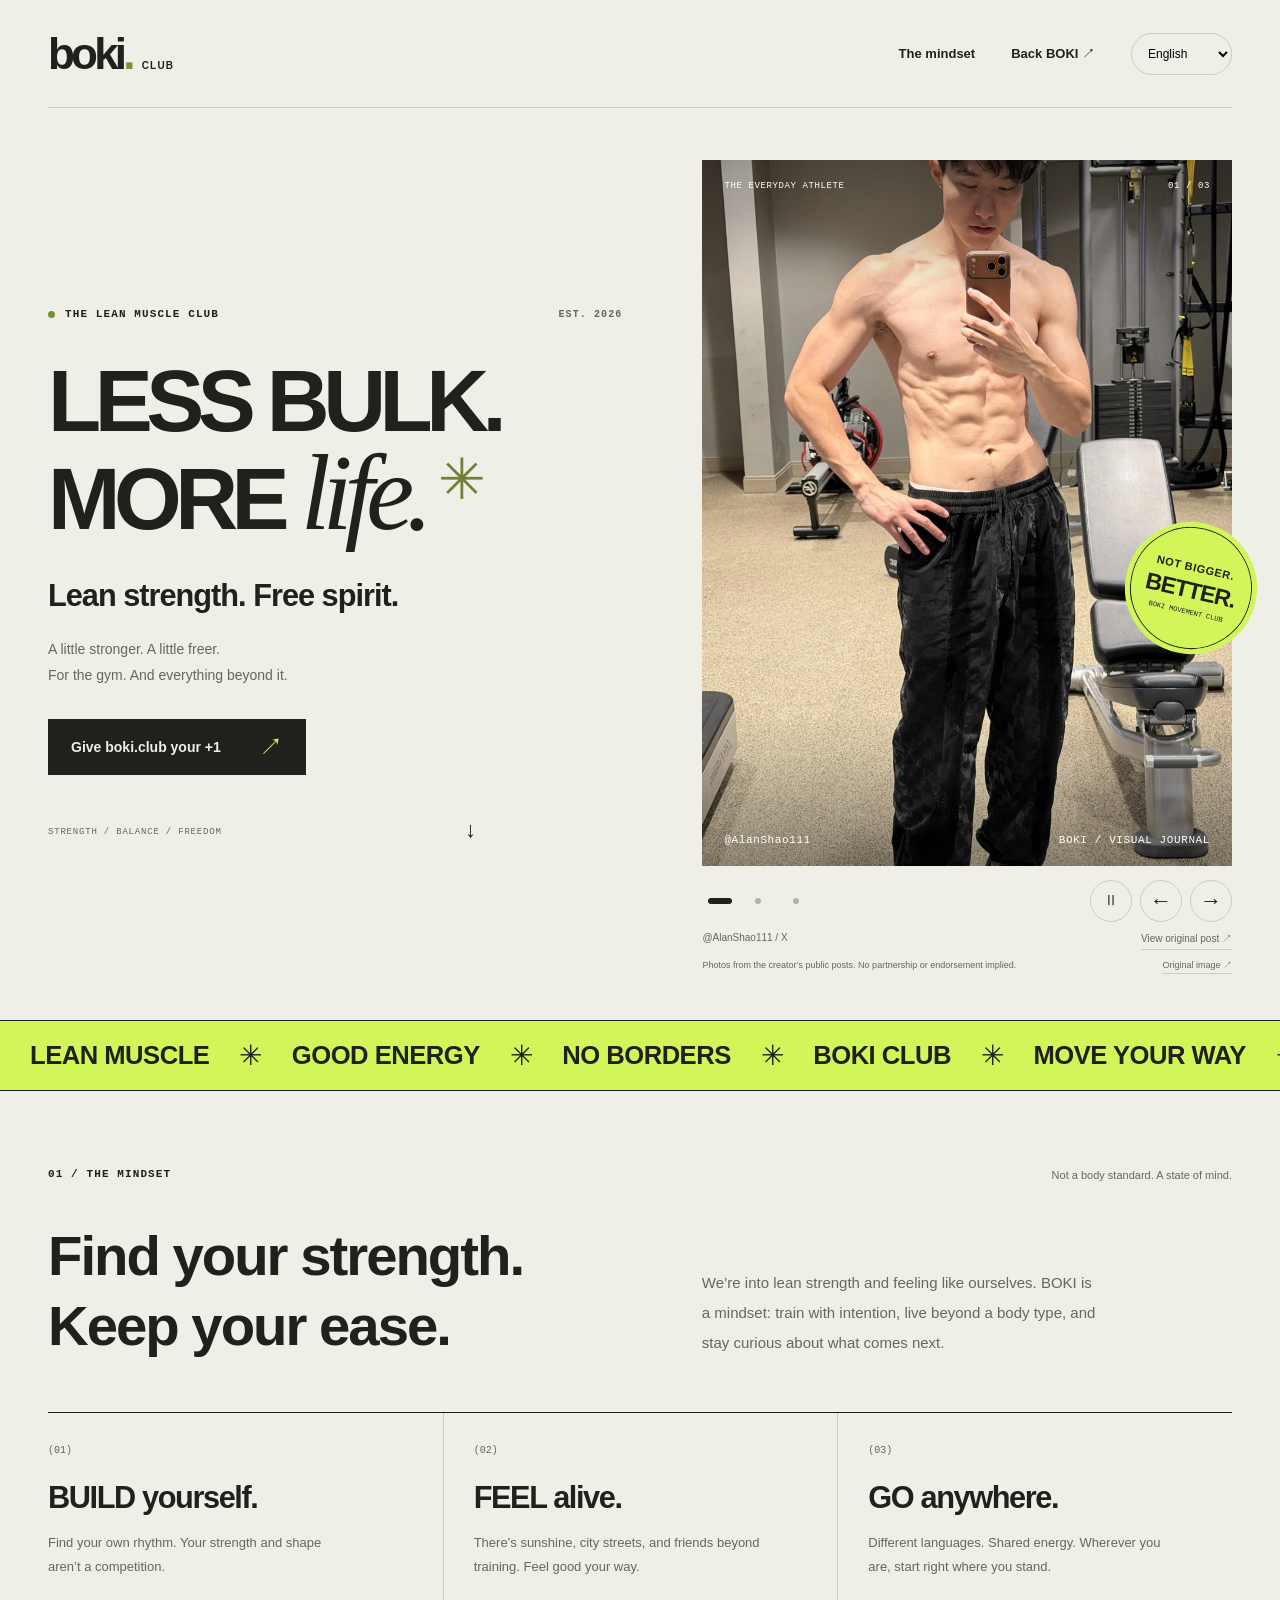
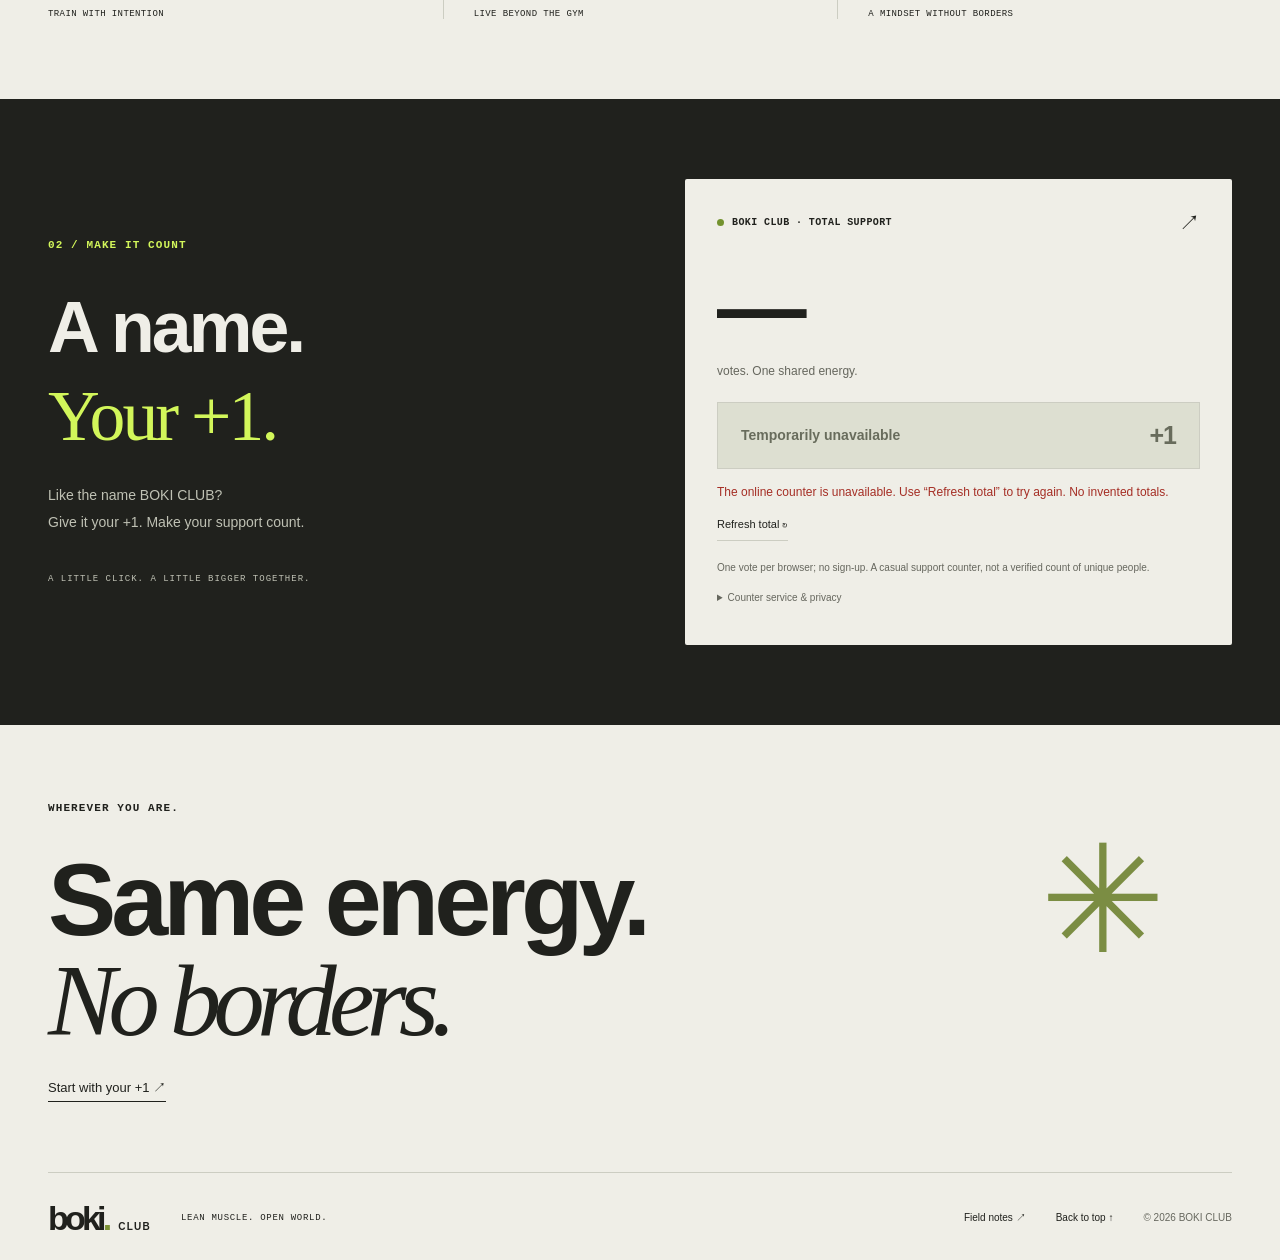
<file: index.html>
<!doctype html>
<html lang="zh-CN">
<head>
  <meta charset="UTF-8">
  <meta name="viewport" content="width=device-width, initial-scale=1">
  <meta name="theme-color" content="#efeee7">
  <meta name="description" content="BOKI CLUB 薄肌俱乐部。练得有型，活得轻盈。A little stronger. A little freer. 支持 boki.club，为你的生活方式投一票。">
  <meta property="og:title" content="BOKI CLUB — 薄肌，自有态度。">
  <meta property="og:description" content="Lean strength. Free spirit. 支持 boki.club，为你的生活方式投一票。">
  <meta property="og:type" content="website">
  <meta property="og:url" content="https://boki.club/">
  <meta property="og:image" content="https://boki.club/assets/alan-gym.webp">
  <meta property="og:image:alt" content="BOKI CLUB 薄肌俱乐部的健身照片，原始来源见页面说明">
  <meta property="og:site_name" content="BOKI CLUB">
  <meta name="twitter:card" content="summary_large_image">
  <meta name="twitter:title" content="BOKI CLUB — 薄肌，自有态度。">
  <meta name="twitter:description" content="练得有型，活得轻盈。BOKI CLUB 薄肌俱乐部。">
  <meta name="twitter:image" content="https://boki.club/assets/alan-gym.webp">
  <meta name="robots" content="index, follow, max-image-preview:large">
  <link rel="canonical" href="https://boki.club/">
  <title>BOKI CLUB — 薄肌，自有态度。</title>
  <link rel="icon" href="./assets/favicon.svg" type="image/svg+xml">
  <link rel="stylesheet" href="./style.css?v=20261023-seo-2">
  <script id="site-structured-data" type="application/ld+json">
    {"@context":"https://schema.org","@graph":[{"@type":"WebSite","@id":"https://boki.club/#website","url":"https://boki.club/","name":"BOKI CLUB 薄肌俱乐部","inLanguage":["zh-CN","en","fr","de","ru","es","pt","ja","ko","th"]},{"@type":"WebPage","@id":"https://boki.club/#webpage","url":"https://boki.club/","name":"BOKI CLUB — 薄肌，自有态度。","description":"BOKI CLUB 薄肌俱乐部。练得有型，活得轻盈。","isPartOf":{"@id":"https://boki.club/#website"},"inLanguage":"zh-CN","about":{"@type":"Thing","name":"薄肌生活方式"}}]}
  </script>
  <script src="./locales.js?v=20261023-seo-1" defer></script>
  <script src="./script.js?v=20261023-seo-1" defer></script>
  <script src="./gallery.js?v=20261023-seo-1" defer></script>
  <script src="./analytics.js?v=20261023-seo-1" defer></script>
</head>
<body>
  <a class="skip-link" href="#main" data-i18n="skip">跳到正文</a>
  <header class="site-header wrap">
    <a class="wordmark" href="#" aria-label="BOKI CLUB 首页" data-i18n-label="home">boki<span class="logo-dot">.</span><span class="club-label">CLUB</span></a>
    <nav aria-label="主导航" data-i18n-label="navigation">
      <a href="#mindset" data-i18n="navMindset">我们的态度</a>
      <a href="#vote" class="nav-vote" data-i18n="navVote">支持 BOKI ↗</a>
      <select class="language" id="language" aria-label="选择语言" data-i18n-label="language"><option value="zh-CN" lang="zh-CN">中文</option><option value="en" lang="en">English</option><option value="fr" lang="fr">Français</option><option value="de" lang="de">Deutsch</option><option value="ru" lang="ru">Русский</option><option value="es" lang="es">Español</option><option value="pt" lang="pt">Português</option><option value="ja" lang="ja">日本語</option><option value="ko" lang="ko">한국어</option><option value="th" lang="th">ไทย</option></select>
    </nav>
  </header>
  <main id="main">
    <section class="hero wrap" aria-labelledby="hero-title">
      <div class="hero-copy">
        <div class="eyebrow"><span class="status-dot"></span><span data-i18n="clubName">薄肌俱乐部</span><span class="edition">EST. 2026</span></div>
        <h1 id="hero-title" lang="en">LESS BULK.<br>MORE <span class="serif">life.</span><span class="asterisk" aria-hidden="true">✳</span></h1>
        <p class="hero-chinese" data-i18n="tagline">薄肌，自有态度。</p>
        <p class="intro" data-i18n="intro">练得有型，活得轻盈。不只是在健身房里，<br>更是在生活的每一面。</p>
        <a class="button button-dark" href="#vote"><span data-i18n="heroVote">为 boki.club 投一票</span><span aria-hidden="true">↗</span></a>
        <div class="hero-footnote"><span data-i18n="values">力量 / 平衡 / 自由</span><span aria-hidden="true">↓</span></div>
      </div>
      <figure class="hero-visual">
        <div class="photo-frame" id="gallery" role="group" aria-roledescription="图片轮播" data-i18n-roledescription="galleryRole" aria-label="Alan 的薄肌照片" data-i18n-label="galleryLabel" tabindex="0">
          <div class="carousel-slide" data-source="https://x.com/AlanShao111/status/1988466625318629629" role="group" aria-label="1 / 3"><img class="portrait" src="./assets/alan-gym.webp" alt="Alan 在健身房镜前展示训练状态" data-i18n-alt="galleryAlt1" width="900" height="1200" fetchpriority="high"></div>
          <div class="carousel-slide" data-source="https://x.com/AlanShao111/status/1983980747221619003" role="group" aria-label="2 / 3" hidden><img class="portrait" src="./assets/alan-morning.webp" alt="Alan 穿红色运动短裤的镜前健身照片" data-i18n-alt="galleryAlt2" width="874" height="1200" decoding="async"></div>
          <div class="carousel-slide" data-source="https://x.com/AlanShao111/status/1968065946742116482" role="group" aria-label="3 / 3" hidden><img class="portrait" src="./assets/alan-training.webp" alt="Alan 在更衣室穿蓝色篮球短裤的训练照片" data-i18n-alt="galleryAlt3" width="900" height="1200" decoding="async"></div>
          <div class="photo-topline"><span data-i18n="everyday">运动，融入日常</span><span id="gallery-index">01 / 03</span></div>
          <div class="photo-bottomline"><span>@AlanShao111</span><span>BOKI / VISUAL JOURNAL</span></div>
        </div>
        <div class="club-sticker" aria-hidden="true"><span>NOT BIGGER.</span><b>BETTER.</b><span>BOKI MOVEMENT CLUB</span></div>
        <div class="gallery-controls">
          <div class="gallery-dots" role="group" aria-label="选择照片" data-i18n-label="galleryChoose"><button type="button" data-slide="0" aria-label="1 / 3" aria-current="true"></button><button type="button" data-slide="1" aria-label="2 / 3" aria-current="false"></button><button type="button" data-slide="2" aria-label="3 / 3" aria-current="false"></button></div>
          <button class="gallery-control gallery-toggle" id="gallery-toggle" type="button" aria-label="暂停自动轮播" data-i18n-label="galleryPause"><span aria-hidden="true">Ⅱ</span></button>
          <button class="gallery-control" id="gallery-previous" type="button" aria-label="上一张" data-i18n-label="galleryPrevious"><span aria-hidden="true">←</span></button>
          <button class="gallery-control" id="gallery-next" type="button" aria-label="下一张" data-i18n-label="galleryNext"><span aria-hidden="true">→</span></button>
        </div>
        <figcaption><span id="gallery-announcement" role="status" aria-live="polite">@AlanShao111 / X</span><a id="gallery-source" href="https://x.com/AlanShao111/status/1988466625318629629" target="_blank" rel="noopener" data-i18n="gallerySource">查看原帖 ↗</a></figcaption>
        <div class="gallery-credit"><span data-i18n="galleryCredit">图片来源于博主公开内容，不代表合作或代言。</span><a href="./assets/IMG_3713.PNG" target="_blank" rel="noopener" data-i18n="original">查看原图 ↗</a></div>
      </figure>
    </section>
    <div class="ticker" lang="en" aria-label="Lean muscle. Good energy. No borders."><div>LEAN MUSCLE <span>✳</span> GOOD ENERGY <span>✳</span> NO BORDERS <span>✳</span> BOKI CLUB <span>✳</span> MOVE YOUR WAY <span>✳</span></div></div>
    <section class="mindset wrap" id="mindset" aria-labelledby="mindset-title">
      <div class="section-heading"><span class="eyebrow" data-i18n="mindsetEyebrow">01 / 我们的态度</span><span class="small-label" data-i18n="mindsetLabel">不是标准答案，是自己的状态。</span></div>
      <div class="mindset-intro"><h2 id="mindset-title" data-i18n="mindsetTitle">有力量。<br>也有松弛感。</h2><p data-i18n="manifesto">我们喜欢恰到好处的肌肉，也喜欢自在、鲜活的自己。BOKI 是一种态度：认真训练，不被身材定义；保持好奇，不给生活设限。</p></div>
      <div class="principles">
        <article><span class="principle-no">(01)</span><h3 data-i18n="buildTitle">练成自己。</h3><p data-i18n="buildBody">练出自己的节奏。力量和线条，都不必与别人比较。</p><span class="principle-tag" data-i18n="buildTag">认真训练，自有节奏</span></article>
        <article><span class="principle-no">(02)</span><h3 data-i18n="feelTitle">自在鲜活。</h3><p data-i18n="feelBody">训练之外，还有阳光、街头和朋友。好状态不止一种。</p><span class="principle-tag" data-i18n="feelTag">生活，不止健身房</span></article>
        <article><span class="principle-no">(03)</span><h3 data-i18n="goTitle">不设边界。</h3><p data-i18n="goBody">语言不同，热爱相通。无论身在何处，都可以从今天开始。</p><span class="principle-tag" data-i18n="goTag">热爱，无需国界</span></article>
      </div>
    </section>
    <section class="vote-section" id="vote" aria-labelledby="vote-title">
      <div class="wrap vote-grid">
        <div class="vote-copy"><span class="eyebrow" data-i18n="voteEyebrow">02 / 让支持被看见</span><h2 id="vote-title"><span data-i18n="voteTitle1">这个名字，</span><br><span class="serif" data-i18n="voteTitle2">你来撑。</span></h2><p data-i18n="voteIntro">喜欢 BOKI CLUB 这个名字？<br>点一下，让这份支持被看见。</p><span class="vote-caption" data-i18n="voteCaption">小小的 +1，一起的力量。</span></div>
        <div class="vote-card">
          <div class="counter-top"><span class="status-dot"></span><span data-i18n="counterHeading">BOKI CLUB · 累计支持</span><span>↗</span></div>
          <div class="counter-number" id="vote-count" aria-label="累计支持次数" data-i18n-label="counterLabel">—</div>
          <p class="counter-unit" data-i18n="counterUnit">份支持，汇成同一种热爱。</p>
          <button id="vote-button" class="button vote-button" type="button" disabled><span id="vote-button-label">正在连接…</span><span id="vote-button-icon" aria-hidden="true">+1</span></button>
          <p id="vote-status" class="vote-status" role="status" aria-live="polite">正在读取在线支持数…</p>
          <button id="vote-refresh" class="text-button" type="button" data-i18n="refresh">刷新支持数 ↻</button>
          <p class="vote-privacy" data-i18n="privacy">同一浏览器记一次支持；无需注册。此为轻量应援计数，不代表实名去重人数。</p>
          <details class="service-details"><summary data-i18n="serviceTitle">计数服务与隐私</summary><p data-i18n="serviceBody">计数由第三方 CountAPI 提供，浏览器会直接连接该服务；本页只在本机保存已支持标记，不收集姓名或邮箱。公开计数接口无法防刷或防篡改，请勿用于正式评选。</p><a href="https://countapi.mileshilliard.com/" target="_blank" rel="noopener">CountAPI ↗</a><p data-i18n="analyticsPrivacy">本站使用无 Cookie 访问统计：对 IP 做不可逆标识后去重，统计大致地区、来源站与设备，保留 90 天，仅站长可查看；不保存原始 IP，尊重浏览器的“不跟踪”信号。</p></details>
          <noscript>投票需要启用 JavaScript / Enable JavaScript to vote.</noscript>
        </div>
      </div>
    </section>
    <section class="closing wrap"><span class="eyebrow" data-i18n="wherever">无论你在哪里。</span><p lang="en">Same energy.<br><span class="serif">No borders.</span><span class="closing-star" aria-hidden="true">✳</span></p><a href="#vote" data-i18n="closingVote">从你的 +1 开始 ↗</a></section>
  </main>
  <footer class="wrap site-footer"><a class="wordmark" href="#" aria-label="BOKI CLUB 首页" data-i18n-label="home">boki<span class="logo-dot">.</span><span class="club-label">CLUB</span></a><span lang="en">LEAN MUSCLE. OPEN WORLD.</span><a href="./guide/" data-i18n="guideNav">薄肌笔记 ↗</a><a href="#" data-i18n="backTop">回到顶部 ↑</a><small>© 2026 BOKI CLUB</small></footer>
</body>
</html>
</file>
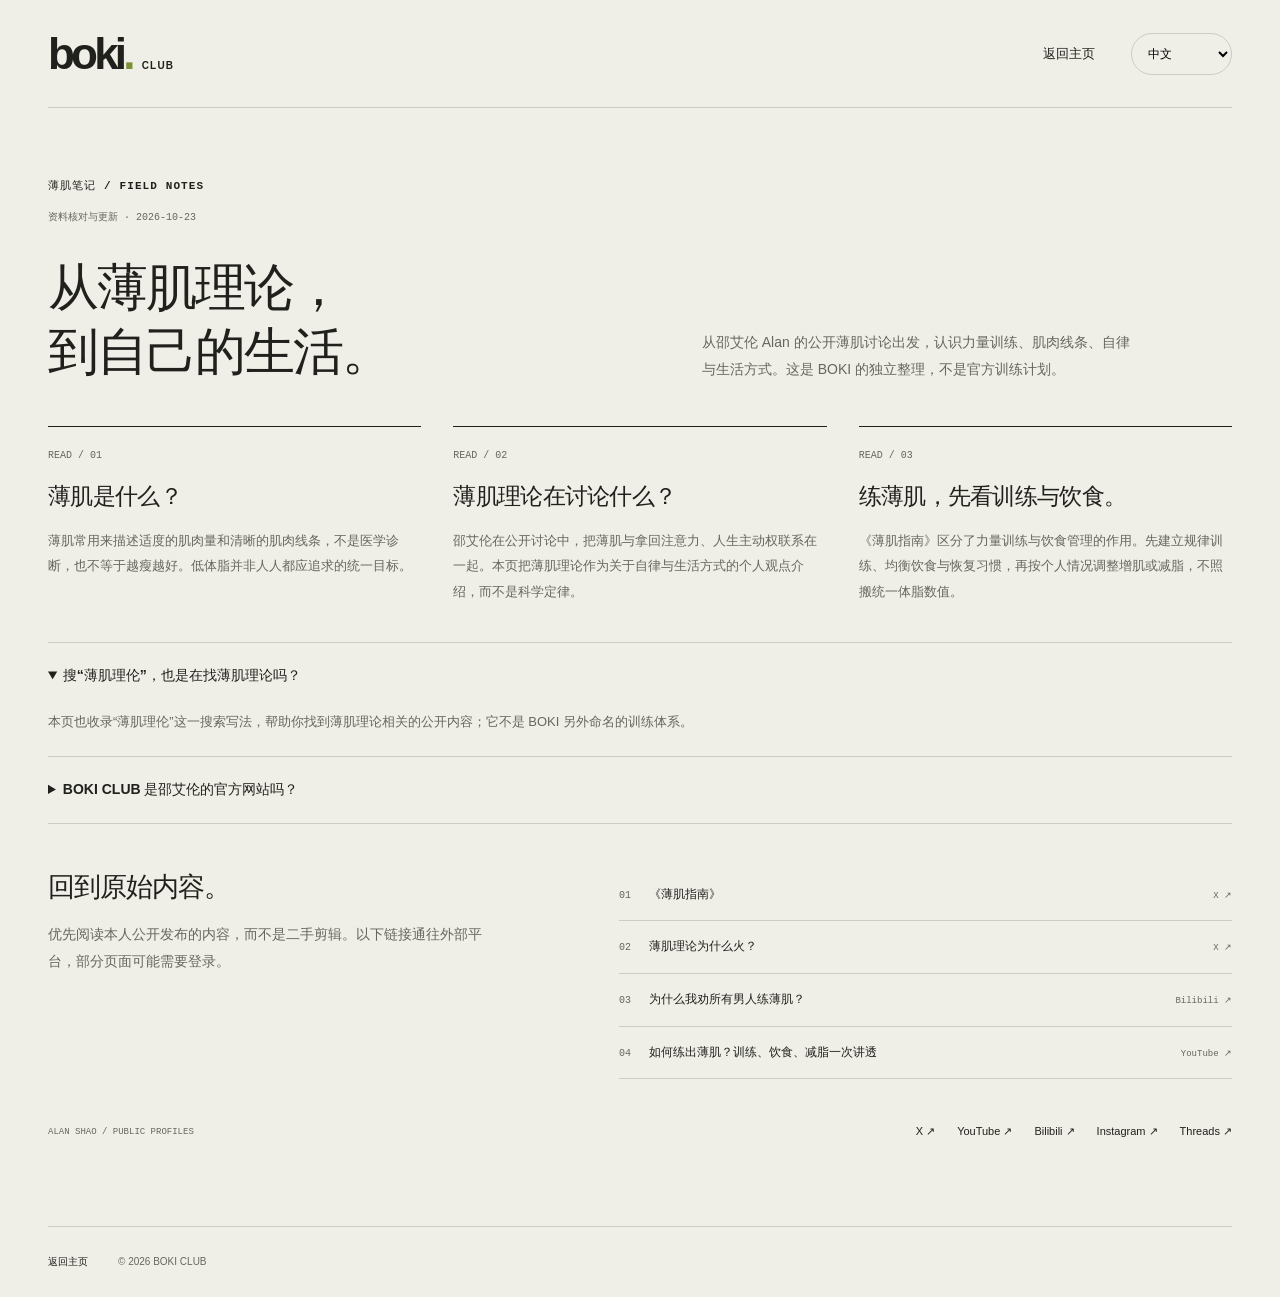
<file: guide/index.html>
<!doctype html>
<html lang="zh-CN">
<head>
  <meta charset="UTF-8">
  <meta name="viewport" content="width=device-width, initial-scale=1">
  <meta name="theme-color" content="#efeee7">
  <title>薄肌是什么？薄肌理论、训练与饮食｜BOKI 薄肌笔记</title>
  <meta name="description" content="参考邵艾伦 Alan 的公开内容，认识薄肌、薄肌理论及“薄肌理伦”相关搜索，了解力量训练、饮食管理与生活方式。BOKI 独立整理，附原帖来源与常见问题。">
  <meta name="robots" content="index, follow, max-image-preview:large">
  <link rel="canonical" href="https://boki.club/guide/">
  <meta property="og:type" content="article">
  <meta property="og:url" content="https://boki.club/guide/">
  <meta property="og:site_name" content="BOKI CLUB">
  <meta property="og:title" content="薄肌是什么？薄肌理论、训练与饮食｜BOKI 薄肌笔记">
  <meta property="og:description" content="薄肌是什么、薄肌理论讨论什么、训练与饮食如何理解：附邵艾伦公开原帖的独立笔记。">
  <meta property="og:image" content="https://boki.club/assets/alan-gym.webp">
  <meta name="twitter:card" content="summary_large_image">
  <meta name="twitter:title" content="薄肌是什么？薄肌理论、训练与饮食｜BOKI 薄肌笔记">
  <meta name="twitter:description" content="认识薄肌与薄肌理论，附原始来源的独立内容整理。">
  <meta name="twitter:image" content="https://boki.club/assets/alan-gym.webp">
  <link rel="icon" href="../assets/favicon.svg" type="image/svg+xml">
  <link rel="stylesheet" href="../style.css?v=20261023-seo-2">
  <script id="site-structured-data" type="application/ld+json">
    {"@context":"https://schema.org","@graph":[{"@type":"WebSite","@id":"https://boki.club/#website","url":"https://boki.club/","name":"BOKI CLUB 薄肌俱乐部","inLanguage":["zh-CN","en","fr","de","ru","es","pt","ja","ko","th"]},{"@type":"WebPage","@id":"https://boki.club/guide/#webpage","url":"https://boki.club/guide/","name":"薄肌是什么？薄肌理论、训练与饮食｜BOKI 薄肌笔记","description":"薄肌、薄肌理论与训练生活方式的独立整理，附邵艾伦 Alan 的公开原始来源。","isPartOf":{"@id":"https://boki.club/#website"},"inLanguage":"zh-CN","dateModified":"2026-10-23","about":[{"@type":"Thing","name":"薄肌"},{"@type":"Thing","name":"薄肌理论"},{"@type":"Thing","name":"力量训练与饮食管理"}],"citation":["https://x.com/AlanShao111/status/2100011450840526918","https://x.com/AlanShao111/status/2093592063568966076","https://www.bilibili.com/video/BV1xa4k6vEpp/","https://www.youtube.com/watch?v=vQp8G-BHnI8"]}]}
  </script>
  <script src="../locales.js?v=20261023-seo-1" defer></script>
  <script src="../guide.js?v=20261023-seo-1" defer></script>
  <script src="../analytics.js?v=20261023-seo-1" defer></script>
</head>
<body class="notes-page">
  <a class="skip-link" href="#main" data-i18n="skip">跳到正文</a>
  <header class="site-header wrap"><a class="wordmark" href="../" aria-label="BOKI CLUB 首页" data-i18n-label="home">boki<span class="logo-dot">.</span><span class="club-label">CLUB</span></a><nav aria-label="主导航" data-i18n-label="navigation"><a href="../" data-i18n="guideBackHome">返回主页</a><select class="language" id="language" aria-label="选择语言" data-i18n-label="language"><option value="zh-CN" lang="zh-CN">中文</option><option value="en" lang="en">English</option><option value="fr" lang="fr">Français</option><option value="de" lang="de">Deutsch</option><option value="ru" lang="ru">Русский</option><option value="es" lang="es">Español</option><option value="pt" lang="pt">Português</option><option value="ja" lang="ja">日本語</option><option value="ko" lang="ko">한국어</option><option value="th" lang="th">ไทย</option></select></nav></header>
  <main id="main">
    <section class="field-notes wrap" id="guide" aria-labelledby="guide-title">
      <span class="eyebrow" data-i18n="guideEyebrow">薄肌笔记 / FIELD NOTES</span>
      <p class="notes-date"><span data-i18n="guideUpdated">资料核对与更新</span> · <time datetime="2026-10-23">2026-10-23</time></p>
      <div class="notes-heading"><h1 id="guide-title" data-i18n="guideTitle">从薄肌理论，<br>到自己的生活。</h1><p data-i18n="guideIntro">从邵艾伦 Alan 的公开薄肌讨论出发，认识力量训练、肌肉线条、自律与生活方式。这是 BOKI 的独立整理，不是官方训练计划。</p></div>
      <div class="notes-grid">
        <article><span class="principle-no">READ / 01</span><h2 data-i18n="guideWhatTitle">薄肌是什么？</h2><p data-i18n="guideWhatBody">薄肌常用来描述适度的肌肉量和清晰的肌肉线条，不是医学诊断，也不等于越瘦越好。低体脂并非人人都应追求的统一目标。</p></article>
        <article><span class="principle-no">READ / 02</span><h2 data-i18n="guideTheoryTitle">薄肌理论在讨论什么？</h2><p data-i18n="guideTheoryBody">邵艾伦在公开讨论中，把薄肌与拿回注意力、人生主动权联系在一起。本页把薄肌理论作为关于自律与生活方式的个人观点介绍，而不是科学定律。</p></article>
        <article><span class="principle-no">READ / 03</span><h2 data-i18n="guideTrainingTitle">练薄肌，先看训练与饮食。</h2><p data-i18n="guideTrainingBody">《薄肌指南》区分了力量训练与饮食管理的作用。先建立规律训练、均衡饮食与恢复习惯，再按个人情况调整增肌或减脂，不照搬统一体脂数值。</p></article>
      </div>
      <div class="notes-questions">
        <details open><summary data-i18n="guideSearchQuestion">搜“薄肌理伦”，也是在找薄肌理论吗？</summary><p data-i18n="guideSearchAnswer">本页也收录“薄肌理伦”这一搜索写法，帮助你找到薄肌理论相关的公开内容；它不是 BOKI 另外命名的训练体系。</p></details>
        <details><summary data-i18n="guideOfficialQuestion">BOKI CLUB 是邵艾伦的官方网站吗？</summary><p data-i18n="guideOfficialAnswer">不是。BOKI CLUB 是独立的薄肌生活方式页面。照片和讨论均标注原始来源，不代表邵艾伦本人运营、合作、认可或代言。</p></details>
      </div>
      <div class="notes-sources">
        <div><h2 data-i18n="guideSourcesTitle">回到原始内容。</h2><p data-i18n="guideSourcesNote">优先阅读本人公开发布的内容，而不是二手剪辑。以下链接通往外部平台，部分页面可能需要登录。</p></div>
        <ol lang="zh-CN"><li><a href="https://x.com/AlanShao111/status/2100011450840526918" target="_blank" rel="noopener">《薄肌指南》<span>X ↗</span></a></li><li><a href="https://x.com/AlanShao111/status/2093592063568966076" target="_blank" rel="noopener">薄肌理论为什么火？<span>X ↗</span></a></li><li><a href="https://www.bilibili.com/video/BV1xa4k6vEpp/" target="_blank" rel="noopener">为什么我劝所有男人练薄肌？<span>Bilibili ↗</span></a></li><li><a href="https://www.youtube.com/watch?v=vQp8G-BHnI8" target="_blank" rel="noopener">如何练出薄肌？训练、饮食、减脂一次讲透<span>YouTube ↗</span></a></li></ol>
      </div>
      <nav class="creator-links" aria-label="邵艾伦 Alan 的公开社交账号" data-i18n-label="guideProfilesLabel" lang="en"><span>ALAN SHAO / PUBLIC PROFILES</span><a href="https://x.com/AlanShao111" target="_blank" rel="noopener">X ↗</a><a href="https://www.youtube.com/@alanshao1" target="_blank" rel="noopener">YouTube ↗</a><a href="https://space.bilibili.com/4029133/" target="_blank" rel="noopener">Bilibili ↗</a><a href="https://www.instagram.com/alanshao1/" target="_blank" rel="noopener">Instagram ↗</a><a href="https://www.threads.com/@alanshao1" target="_blank" rel="noopener">Threads ↗</a></nav>
    </section>
  </main>
  <footer class="wrap site-footer"><a href="../" data-i18n="guideBackHome">返回主页</a><small>© 2026 BOKI CLUB</small></footer>
</body>
</html>
</file>
<file: style.css>
@charset "UTF-8";
:root{--paper:#efeee7;--ink:#20211d;--muted:#66675e;--line:#cccdc2;--lime:#d2f65a;--white:#fafaf6;--red:#a52e25;font-family:Arial,"Helvetica Neue","PingFang SC","Microsoft YaHei",sans-serif;color:var(--ink);background:var(--paper);font-synthesis:none;scroll-behavior:smooth;scroll-padding-top:24px}
*{box-sizing:border-box}body{margin:0}a{color:inherit;text-decoration:none}button{font:inherit;color:inherit}button,a{-webkit-tap-highlight-color:transparent}button{cursor:pointer}button:disabled{cursor:default}a:focus-visible,button:focus-visible,summary:focus-visible{outline:3px solid #667b20;outline-offset:6px}::selection{background:var(--lime);color:var(--ink)}.wrap{width:min(1360px,calc(100% - 96px));margin-inline:auto}.skip-link{position:fixed;left:20px;top:-80px;z-index:10;padding:16px;background:var(--lime)}.skip-link:focus{top:12px}.site-header{height:108px;display:flex;align-items:center;justify-content:space-between;border-bottom:1px solid var(--line)}.wordmark{display:inline-flex;align-items:baseline;font-weight:900;font-size:44px;letter-spacing:-3.8px;line-height:1}.logo-dot{color:#7c9234}.club-label{font-size:10px;letter-spacing:1.2px;margin-left:10px;font-weight:700}.site-header nav{display:flex;align-items:center;gap:36px;font-size:13px;font-weight:600}.site-header nav a:hover,.site-footer a:hover{color:#6b7f29}.language{background:none;border:1px solid var(--line);border-radius:30px;padding:10px 13px;min-height:42px;font-size:12px}.language span{margin-left:8px;font-size:18px;vertical-align:middle}.hero{padding-block:52px 46px;display:grid;grid-template-columns:1.12fr 1fr;gap:40px;align-items:center}.hero-copy{min-width:0;padding-top:8px}.eyebrow{font-family:"Courier New",monospace;font-size:11px;font-weight:700;letter-spacing:1.1px;display:flex;align-items:center;gap:10px}.status-dot{height:7px;width:7px;flex-shrink:0;display:inline-block;border-radius:50%;background:#73922e}.edition{margin-left:auto;margin-right:30px;font-size:10px;color:var(--muted)}h1{position:relative;font-size:clamp(56px,6.8vw,105px);line-height:.94;letter-spacing:-.075em;font-weight:900;margin:38px 0 30px;white-space:nowrap}.serif{font-family:Georgia,"Times New Roman","Songti SC",serif;font-weight:400;font-style:italic;letter-spacing:-.075em}h1 .serif{font-size:1.24em}.asterisk{display:inline-block;font-size:.65em;font-weight:400;vertical-align:top;margin-left:13px;margin-top:10px;color:#718238;line-height:1}.hero-chinese{font-size:clamp(24px,2.4vw,35px);font-weight:650;letter-spacing:-1px;margin:0 0 19px}.intro{font-size:14px;line-height:1.9;color:var(--muted);margin:0 0 30px;white-space:pre-line}.button{min-height:56px;padding:18px 23px;display:inline-flex;align-items:center;justify-content:space-between;gap:38px;border:0;font-size:14px;font-weight:600;transition:background .2s,transform .2s}.button:hover:not(:disabled){transform:translateY(-2px)}.button-dark{background:var(--ink);color:var(--paper)}.button-dark:hover{background:#3d4033}.button-dark>span:last-child{font-size:24px;line-height:16px;color:var(--lime)}.hero-footnote{margin-top:52px;display:flex;justify-content:space-between;max-width:430px;font-family:"Courier New",monospace;font-size:9px;letter-spacing:.8px;color:var(--muted)}.hero-footnote>span:last-child{font-size:22px;line-height:10px;color:var(--ink)}.hero-visual{position:relative;margin:0 0 0 10px;min-width:0}.photo-frame{position:relative;background:#c6c9be;aspect-ratio:1/1.08;overflow:hidden}.portrait{display:block;width:100%;height:100%;object-fit:cover;object-position:50% 50%;filter:saturate(.6) contrast(.98)}.photo-frame:after{content:"";position:absolute;inset:0;background:linear-gradient(180deg,rgba(0,0,0,.34),transparent 19%,transparent 78%,rgba(0,0,0,.4));pointer-events:none}.photo-topline,.photo-bottomline{position:absolute;z-index:1;left:22px;right:22px;display:flex;justify-content:space-between;gap:12px;color:white;font-family:"Courier New",monospace;font-size:9px;letter-spacing:.6px}.photo-topline{top:21px}.photo-bottomline{bottom:20px;font-size:11px}.still-label{opacity:.85;font-size:9px}.club-sticker{position:absolute;right:-20px;top:53%;width:122px;height:122px;background:var(--lime);border-radius:50%;display:flex;flex-direction:column;align-items:center;justify-content:center;transform:rotate(13deg);border:1px solid var(--ink);outline:5px solid var(--lime);gap:4px}.club-sticker>span:first-child{font-size:11px;font-weight:700;letter-spacing:.6px}.club-sticker b{font-size:23px;letter-spacing:-1px}.club-sticker>span:last-child{font-family:"Courier New",monospace;font-size:7px}.hero-visual figcaption{display:flex;justify-content:space-between;gap:12px;margin-top:15px;font-size:10px;color:var(--muted)}.hero-visual figcaption a{border-bottom:1px solid var(--line);padding-bottom:3px}.ticker{background:var(--lime);border-top:1px solid var(--ink);border-bottom:1px solid var(--ink);overflow:hidden;padding:18px 0}.ticker>div{width:max-content;min-width:100%;display:flex;align-items:center;justify-content:space-around;gap:30px;font-size:clamp(16px,2vw,26px);font-weight:800;letter-spacing:-.5px;padding-inline:30px}.ticker span{font-weight:400;font-size:28px}.mindset{padding-block:75px 80px}.section-heading{display:flex;align-items:center;justify-content:space-between;gap:20px}.small-label{font-size:11px;color:var(--muted)}.mindset-intro{display:grid;grid-template-columns:1.12fr 1fr;gap:60px;margin-top:38px;margin-bottom:50px;align-items:end}h2{font-weight:650;letter-spacing:-2px;line-height:1.25;font-size:clamp(34px,4.4vw,62px);margin:0;white-space:pre-line}.mindset-intro p{font-size:15px;line-height:2;max-width:400px;color:var(--muted);margin:0 0 4px}.principles{display:grid;grid-template-columns:repeat(3,1fr);border-top:1px solid var(--ink)}.principles article{padding:26px 25px 0 0}.principles article+article{border-left:1px solid var(--line);padding-left:30px}.principle-no{font-family:"Courier New",monospace;font-size:10px;color:var(--muted)}h3{font-size:clamp(22px,2.6vw,35px);letter-spacing:-1.4px;margin:23px 0 15px;white-space:nowrap}h3 i{font-family:Georgia,serif;font-weight:400}.principles p{font-size:13px;color:var(--muted);line-height:1.9;min-height:50px;max-width:300px}.principle-tag{font-family:"Courier New",monospace;letter-spacing:.4px;font-size:9px;display:block;margin-top:28px}.vote-section{background:var(--ink);color:var(--paper);padding:80px 0}.vote-grid{display:grid;grid-template-columns:1fr 1fr;align-items:center;gap:90px}.vote-copy .eyebrow{color:var(--lime)}.vote-copy h2{font-size:clamp(42px,5.6vw,78px);line-height:1.23;letter-spacing:-3px;margin:30px 0 22px}.vote-copy h2 .serif{color:var(--lime);font-style:normal;letter-spacing:-3px}.vote-copy>p{font-size:14px;line-height:1.9;color:#bfc1b4;white-space:pre-line}.vote-caption{display:block;font-family:"Courier New",monospace;font-size:9px;letter-spacing:1px;margin-top:36px;color:#bfc1b4}.vote-card{color:var(--ink);background:var(--paper);padding:30px 32px;border-radius:2px;min-width:0}.counter-top{display:flex;align-items:center;gap:8px;font-family:"Courier New",monospace;font-size:10px;font-weight:700;letter-spacing:.4px}.counter-top>span:last-child{margin-left:auto;font-size:21px}.counter-number{font-size:clamp(64px,7vw,100px);font-weight:700;letter-spacing:-6px;line-height:1.05;margin:23px 0 10px;font-variant-numeric:tabular-nums;overflow-wrap:anywhere}.counter-number.counted{animation:count-pop .35s ease-out}.counter-unit{color:var(--muted);font-size:12px;margin:0 0 24px}.vote-button{background:var(--lime);width:100%;font-weight:700;min-height:64px;border:1px solid var(--ink)}.vote-button:hover:not(:disabled){background:#c1e83e}.vote-button:disabled{background:#dddfd1;border-color:var(--line);color:#686c5c}.vote-button.is-voted{color:var(--ink);background:var(--lime)}#vote-button-icon{font-size:25px;letter-spacing:-1px}.vote-status{font-size:12px;line-height:1.6;margin:14px 0 6px;min-height:20px;color:var(--muted);white-space:pre-line}.vote-status.is-error{color:var(--red)}.text-button{background:transparent;border:0;border-bottom:1px solid var(--line);padding:5px 0;min-height:32px;font-size:11px}.vote-privacy{font-size:10px;line-height:1.8;color:var(--muted);margin:18px 0 0}.service-details{font-size:10px;line-height:1.8;color:var(--muted);margin-top:8px}.service-details summary{cursor:pointer;min-height:30px;padding-top:4px}.service-details p{margin:8px 0}.service-details a{border-bottom:1px solid var(--line)}.closing{position:relative;padding-block:75px}.closing>p{font-size:clamp(50px,8vw,110px);font-weight:700;letter-spacing:-5px;line-height:.97;margin:34px 0 28px}.closing-star{position:absolute;right:6%;top:100px;font-size:150px;color:#7b8d43;font-weight:400;line-height:1}.closing>a{font-size:13px;border-bottom:1px solid var(--ink);padding-bottom:6px}.site-footer{padding-block:28px;display:flex;align-items:center;gap:30px;border-top:1px solid var(--line)}.site-footer .wordmark{font-size:34px}.site-footer>span{font-family:"Courier New",monospace;font-size:9px;letter-spacing:.7px;margin-right:auto}.site-footer>a:not(.wordmark),.site-footer small{font-size:10px}.site-footer small{color:var(--muted)}
@keyframes count-pop{50%{transform:translateY(-3px);color:#6d832b}}
@media(min-width:1600px){h1{font-size:110px}}
@media(max-width:1100px){.wrap{width:calc(100% - 64px)}.hero{gap:26px}.hero-visual{margin-left:0}.club-sticker{width:100px;height:100px;right:-10px}.club-sticker b{font-size:20px}.club-sticker>span:first-child{font-size:9px}.club-sticker>span:last-child{font-size:6px}.hero-footnote{margin-top:32px}.edition{margin-right:0}.vote-grid{gap:50px}.vote-card{padding:25px}.photo-topline{font-size:8px}.photo-bottomline{font-size:9px}.mindset-intro{gap:35px}.site-footer{gap:20px}}
@media(max-width:760px){.wrap{width:calc(100% - 40px)}.site-header{height:82px}.wordmark{font-size:39px}.site-header nav{gap:18px;font-size:11px}.site-header nav>a:first-child{display:none}.language{padding:6px 10px}.hero{grid-template-columns:1fr;gap:34px;padding-block:32px}.hero-copy{padding-top:0}.edition{margin-right:0}h1{font-size:clamp(52px,11.7vw,88px);margin:28px 0 24px;letter-spacing:-.075em}.hero-chinese{font-size:26px}.intro{font-size:13px;margin-bottom:22px}.hero-footnote{margin-top:30px;max-width:none;font-size:8px}.button-dark{min-height:54px}.hero-visual{margin-right:6px}.photo-frame{aspect-ratio:1/1.02}.portrait{object-position:center 43%}.photo-topline{font-size:9px}.photo-bottomline{font-size:11px}.club-sticker{width:108px;height:108px;right:-10px;top:58%}.club-sticker b{font-size:22px}.club-sticker>span:last-child{font-size:6px}.hero-visual figcaption{font-size:9px}.ticker{padding-block:12px}.ticker>div{font-size:18px;gap:24px;justify-content:flex-start;padding-inline:20px}.ticker span{font-size:23px}.mindset{padding-block:46px 50px}.section-heading{align-items:flex-start}.small-label{max-width:145px;text-align:right;font-size:9px;line-height:1.6}.eyebrow{font-size:10px}.mindset-intro{grid-template-columns:1fr;gap:22px;margin:28px 0 32px}h2{font-size:38px}.mindset-intro p{font-size:13px;max-width:none}.principles{grid-template-columns:1fr}.principles article,.principles article+article{position:relative;border-left:0;border-bottom:1px solid var(--line);padding:23px 0 22px 36px}.principle-no{position:absolute;top:29px;left:0;font-size:9px}h3{margin:0 0 12px;font-size:30px}.principles p{min-height:0;max-width:none;margin:0;font-size:12px}.principle-tag{margin-top:17px;font-size:8px}.vote-section{padding-block:48px}.vote-grid{grid-template-columns:1fr;gap:30px}.vote-copy h2{font-size:55px;margin:24px 0 18px}.vote-copy>p{font-size:13px}.vote-caption{margin-top:23px;font-size:8px}.vote-card{padding:24px}.counter-number{font-size:80px;letter-spacing:-4px}.vote-button{font-size:14px}.closing{padding-block:50px 56px}.closing>p{font-size:clamp(48px,11vw,78px);letter-spacing:-3px;margin-block:30px 25px}.closing-star{font-size:69px;right:0;top:83px}.closing>a{font-size:12px}.site-footer{flex-wrap:wrap;gap:22px 18px;padding-block:25px}.site-footer>span{font-size:8px}.site-footer>a:not(.wordmark){margin-left:auto}.site-footer small{width:100%;font-size:9px}.site-footer .wordmark{font-size:32px}.club-label{font-size:8px;margin-left:8px}}
@media(max-width:370px){.site-header nav{gap:12px}.nav-vote{font-size:10px}.eyebrow{font-size:9px}.edition{font-size:8px}.closing-star{font-size:48px}.vote-card{padding:20px}.counter-top{font-size:9px}.site-footer>span{display:none}}
.language{max-width:138px;background:var(--paper);font-family:inherit;line-height:1.4;padding:10px 12px}
[data-i18n]{white-space:pre-line}h3{white-space:normal;overflow-wrap:anywhere;font-size:clamp(21px,2.4vw,33px)}.hero-chinese{line-height:1.4;overflow-wrap:anywhere}.eyebrow{line-height:1.5}.photo-topline>span:first-child{max-width:75%}.photo-bottomline>span:first-child{max-width:72%}.vote-caption{line-height:1.7}.vote-copy h2{overflow-wrap:anywhere}.counter-top>span:nth-child(2){line-height:1.5}.button{text-align:left}.text-button:disabled{cursor:wait;opacity:.55}
:lang(th){line-height:1.65}html:lang(th) .hero-chinese{font-size:clamp(23px,2.2vw,32px)}html:lang(th) .vote-copy h2{line-height:1.5}html:lang(ru) .vote-copy h2{font-size:clamp(42px,4.5vw,65px)}html:lang(ja) .vote-copy h2,html:lang(ko) .vote-copy h2{font-size:clamp(40px,4.8vw,68px)}
@media(max-width:760px){.site-header nav>.nav-vote{display:none}.language{max-width:140px;min-height:42px}.principles h3{font-size:27px;letter-spacing:-.7px}.vote-copy h2{font-size:52px}.photo-topline{font-size:8px}.hero-visual figcaption>span{max-width:64%}.hero-visual figcaption>a{flex-shrink:0}.closing-star{right:0}.section-heading>.eyebrow{max-width:55%}html:lang(th) .hero-chinese{font-size:24px}html:lang(th) .vote-copy h2{font-size:46px}}
.hero-visual .photo-frame{aspect-ratio:3/4;touch-action:pan-y pinch-zoom}.carousel-slide{position:absolute;inset:0}.carousel-slide[hidden]{display:none}.carousel-slide .portrait{filter:none;object-position:center top}.gallery-controls{display:flex;align-items:center;gap:8px;padding-top:14px}.gallery-dots{display:flex;align-items:center;margin-right:auto;gap:2px}.gallery-dots button{width:36px;height:40px;border:0;background:transparent;position:relative;padding:0}.gallery-dots button:after{content:"";display:block;width:6px;height:6px;margin:auto;border-radius:50%;background:#b1b4a5;transition:width .2s,background .2s}.gallery-dots button[aria-current="true"]:after{width:24px;background:var(--ink);border-radius:8px}.gallery-control{display:grid;place-items:center;width:42px;height:42px;background:transparent;border:1px solid var(--line);border-radius:50%;font-size:22px}.gallery-control:hover{background:var(--lime);border-color:var(--ink)}.gallery-toggle{font-size:14px}.hero-visual figcaption{margin-top:10px}.gallery-credit{display:flex;justify-content:space-between;align-items:flex-start;gap:15px;margin-top:8px;font-size:9px;line-height:1.7;color:var(--muted)}.gallery-credit>span{max-width:75%}.gallery-credit a{white-space:nowrap;border-bottom:1px solid var(--line)}.hero-visual .club-sticker{top:45%;pointer-events:none}
@media(max-width:760px){.hero-visual .photo-frame{aspect-ratio:3/4}.gallery-controls{padding-top:10px}.gallery-control{width:42px;height:42px}.gallery-credit{font-size:8px}.hero-visual .photo-bottomline{font-size:9px}.hero-visual .photo-bottomline>span:last-child{font-size:7px}}
.notes-page .field-notes { padding-block:70px 76px; }
.notes-heading { display:grid; grid-template-columns:1.12fr 1fr; gap:60px; align-items:end; margin-block:30px 42px; }
.notes-heading h1 { font-size:clamp(32px,4vw,56px); font-weight:650; line-height:1.25; letter-spacing:-2px; margin:0; white-space:pre-line; }
.notes-heading>p,.notes-sources>div>p { font-size:14px; line-height:1.95; color:var(--muted); margin:0; max-width:440px; }
.notes-date { margin:14px 0 0; font-family:"Courier New",monospace; font-size:10px; line-height:1.7; color:var(--muted); }
.notes-grid { display:grid; grid-template-columns:repeat(3,minmax(0,1fr)); gap:32px; }
.notes-grid article { border-top:1px solid var(--ink); padding-top:23px; min-width:0; }
.notes-grid .principle-no { position:static; display:block; }
.notes-grid h2 { font-size:23px; font-weight:700; line-height:1.45; letter-spacing:-.7px; margin:19px 0 15px; overflow-wrap:anywhere; }
.notes-grid p,.notes-questions p { font-size:13px; line-height:1.95; color:var(--muted); margin:0; }
.notes-questions { margin-top:38px; border-top:1px solid var(--line); }
.notes-questions details { border-bottom:1px solid var(--line); }
.notes-questions summary { cursor:pointer; font-size:14px; font-weight:600; padding:21px 0; line-height:1.7; }
.notes-questions details>p { max-width:900px; padding:0 0 22px; }
.notes-sources { display:grid; grid-template-columns:1fr 1.2fr; gap:60px; align-items:start; margin-top:45px; }
.notes-sources h2 { margin:0 0 14px; font-size:27px; font-weight:700; line-height:1.4; letter-spacing:-1px; }
.notes-sources ol { list-style:none; margin:0; padding:0; counter-reset:source; }
.notes-sources li { border-bottom:1px solid var(--line); counter-increment:source; }
.notes-sources a { display:flex; justify-content:space-between; align-items:baseline; gap:18px; padding:15px 0; font-size:12px; line-height:1.8; }
.notes-sources a:hover,.creator-links a:hover { text-decoration:underline; text-underline-offset:4px; }
.notes-sources a:before { content:"0" counter(source); font-family:"Courier New",monospace; font-size:10px; color:var(--muted); flex-shrink:0; }
.notes-sources a>span { margin-left:auto; font-family:"Courier New",monospace; font-size:9px; white-space:nowrap; color:var(--muted); }
.creator-links { display:flex; flex-wrap:wrap; gap:10px 22px; align-items:center; margin-top:35px; font-size:11px; line-height:1.8; }
.creator-links>span { font-family:"Courier New",monospace; color:var(--muted); font-size:9px; margin-right:auto; }
.creator-links a { padding-block:8px; }
@media(max-width:760px) {
  .notes-page .field-notes { padding-block:44px 48px; }
  .notes-heading,.notes-sources { grid-template-columns:1fr; gap:22px; }
  .notes-heading { margin-block:25px 30px; }
  .notes-heading h1 { font-size:35px; letter-spacing:-1.8px; }
  .notes-heading>p,.notes-sources>div>p { font-size:13px; max-width:none; }
  .notes-grid { grid-template-columns:1fr; gap:28px; }
  .notes-grid h2 { font-size:24px; margin-top:15px; }
  .notes-grid p,.notes-questions p { font-size:12px; }
  .notes-questions { margin-top:28px; }
  .notes-questions summary { font-size:13px; }
  .notes-sources { margin-top:32px; }
  .notes-sources a { font-size:11px; }
  .creator-links { gap:4px 20px; margin-top:24px; }
  .creator-links>span { width:100%; }
  .notes-page .site-header nav>a:first-child { display:block; font-size:11px; }
}
@media(prefers-reduced-motion:reduce){:root{scroll-behavior:auto}*,*:before,*:after{animation:none!important;transition:none!important}}
</file>
